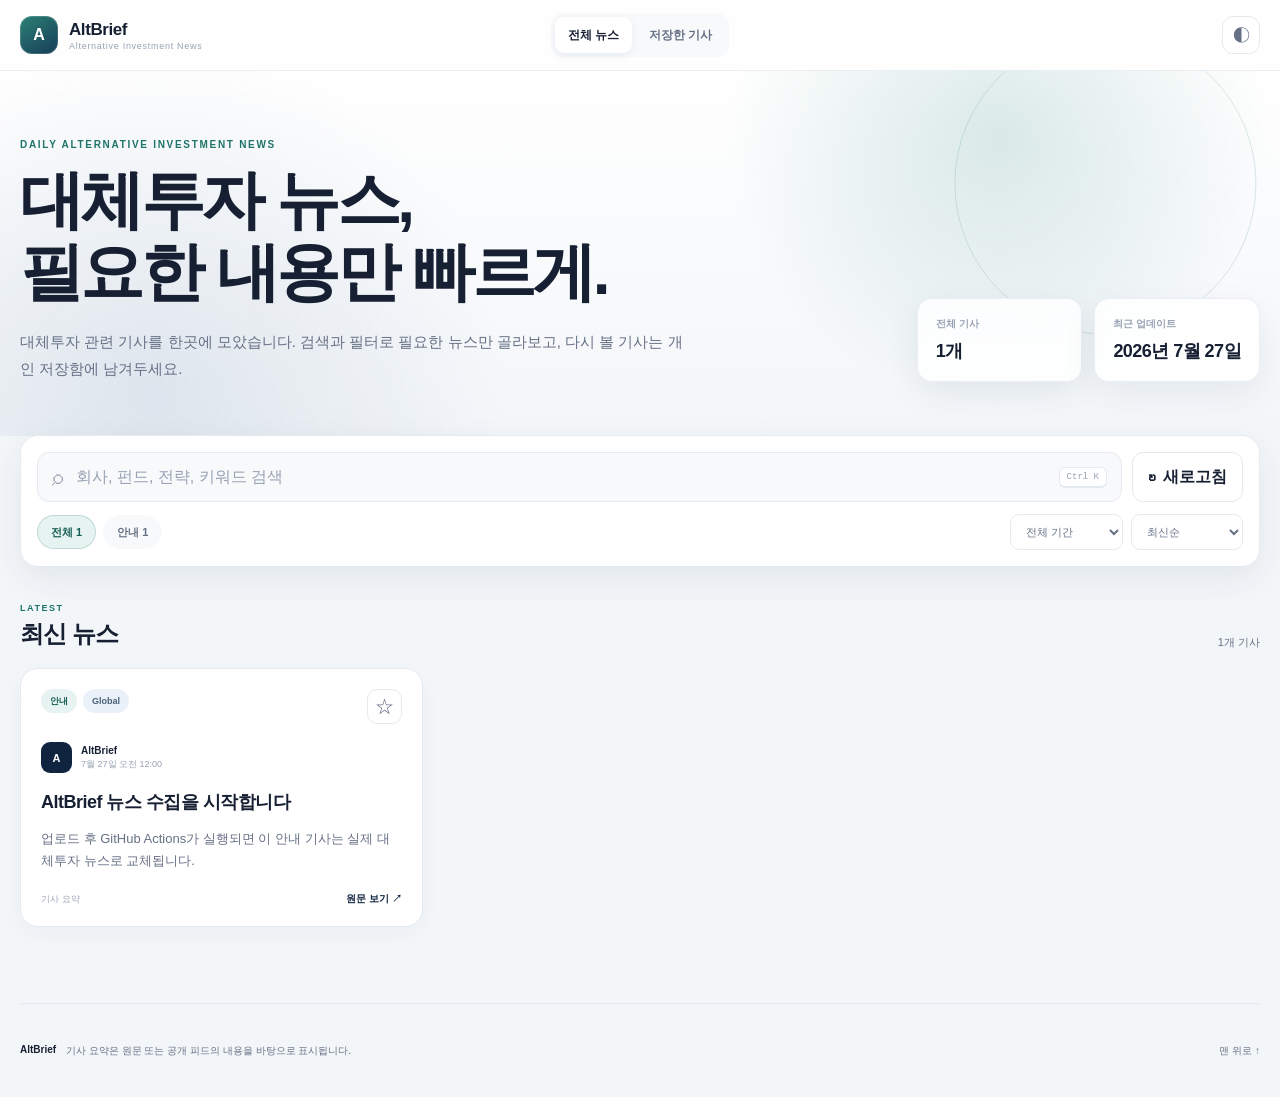
<file: index.html>
<!doctype html>
<html lang="ko">
<head>
  <meta charset="utf-8">
  <meta name="viewport" content="width=device-width, initial-scale=1">
  <meta name="theme-color" content="#10243f">
  <meta name="description" content="대체투자 뉴스 모아보기">
  <link rel="manifest" href="./manifest.webmanifest?v=6">
  <link rel="icon" href="./icon-192.png" type="image/png">
  <link rel="stylesheet" href="./styles.css?v=6">
  <title>AltBrief | 대체투자 뉴스</title>
</head>
<body>
  <header class="site-header">
    <div class="header-inner">
      <a class="brand" href="./" aria-label="AltBrief 홈">
        <span class="brand-mark">A</span>
        <span class="brand-copy">
          <strong>AltBrief</strong>
          <small>Alternative Investment News</small>
        </span>
      </a>

      <nav class="top-nav" aria-label="주요 메뉴">
        <button class="nav-button active" data-view="all" type="button">전체 뉴스</button>
        <button class="nav-button" data-view="saved" type="button">
          저장한 기사
          <span id="savedCount" class="count-badge hidden">0</span>
        </button>
      </nav>

      <button id="themeButton" class="icon-button" type="button" aria-label="화면 테마 변경" title="화면 테마 변경">
        <span class="theme-icon">◐</span>
      </button>
    </div>
  </header>

  <main>
    <section class="hero">
      <div class="hero-inner">
        <div class="hero-copy">
          <p class="eyebrow">DAILY ALTERNATIVE INVESTMENT NEWS</p>
          <h1>대체투자 뉴스,<br>필요한 내용만 빠르게.</h1>
          <p class="hero-description">
            대체투자 관련 기사를 한곳에 모았습니다. 검색과 필터로 필요한 뉴스만 골라보고,
            다시 볼 기사는 개인 저장함에 남겨두세요.
          </p>
        </div>

        <div class="hero-stats" aria-label="뉴스 현황">
          <div class="stat-card">
            <span>전체 기사</span>
            <strong id="totalCount">-</strong>
          </div>
          <div class="stat-card">
            <span>최근 업데이트</span>
            <strong id="updatedAt">확인 중</strong>
          </div>
        </div>
      </div>
    </section>

    <section class="control-panel" aria-label="검색 및 필터">
      <div class="search-row">
        <label class="search-box">
          <span class="search-icon" aria-hidden="true">⌕</span>
          <input id="searchInput" type="search" placeholder="회사, 펀드, 전략, 키워드 검색" autocomplete="off">
          <kbd>Ctrl K</kbd>
        </label>

        <button id="refreshButton" class="refresh-button" type="button">
          <span aria-hidden="true">↻</span>
          새로고침
        </button>
      </div>

      <div class="filter-row">
        <div id="categoryChips" class="chips" aria-label="자산군 필터"></div>

        <div class="filter-tools">
          <select id="periodSelect" aria-label="기사 기간">
            <option value="all">전체 기간</option>
            <option value="1">오늘</option>
            <option value="7">최근 7일</option>
            <option value="30">최근 30일</option>
          </select>

          <select id="sortSelect" aria-label="기사 정렬">
            <option value="latest">최신순</option>
            <option value="oldest">오래된 순</option>
            <option value="source">출처순</option>
          </select>
        </div>
      </div>
    </section>

    <section class="news-section">
      <div class="section-heading">
        <div>
          <p id="sectionEyebrow">LATEST</p>
          <h2 id="sectionTitle">최신 뉴스</h2>
        </div>
        <span id="resultCount" class="result-count">0개 기사</span>
      </div>

      <div id="loadingState" class="state-card">
        <div class="spinner"></div>
        <strong>뉴스를 불러오고 있습니다</strong>
      </div>

      <div id="errorState" class="state-card error hidden">
        <div class="state-icon">!</div>
        <strong>뉴스를 불러오지 못했습니다</strong>
        <p id="errorMessage">잠시 후 다시 시도해 주세요.</p>
        <button id="retryButton" class="secondary-button" type="button">다시 시도</button>
      </div>

      <div id="emptyState" class="state-card hidden">
        <div class="state-icon">⌕</div>
        <strong>조건에 맞는 기사가 없습니다</strong>
        <p>검색어 또는 필터를 바꿔보세요.</p>
      </div>

      <div id="newsGrid" class="news-grid" aria-live="polite"></div>
    </section>
  </main>

  <footer class="site-footer">
    <div>
      <strong>AltBrief</strong>
      <span>기사 요약은 원문 또는 공개 피드의 내용을 바탕으로 표시됩니다.</span>
    </div>
    <a href="#top" id="toTop">맨 위로 ↑</a>
  </footer>

  <template id="articleTemplate">
    <article class="news-card">
      <div class="card-header">
        <div class="tag-group">
          <span class="category-tag"></span>
          <span class="region-tag hidden"></span>
        </div>
        <button class="bookmark-button" type="button" aria-label="기사 저장">
          <span aria-hidden="true">☆</span>
        </button>
      </div>

      <div class="source-row">
        <span class="source-avatar"></span>
        <div>
          <strong class="article-source"></strong>
          <time class="article-date"></time>
        </div>
      </div>

      <h3 class="article-title"></h3>
      <p class="article-summary"></p>

      <div class="card-footer">
        <span class="summary-label">기사 요약</span>
        <a class="article-link" target="_blank" rel="noopener noreferrer">원문 보기 ↗</a>
      </div>
    </article>
  </template>

  <div id="toast" class="toast" role="status"></div>

  <script src="./app.js?v=6" defer></script>
</body>
</html>
</file>
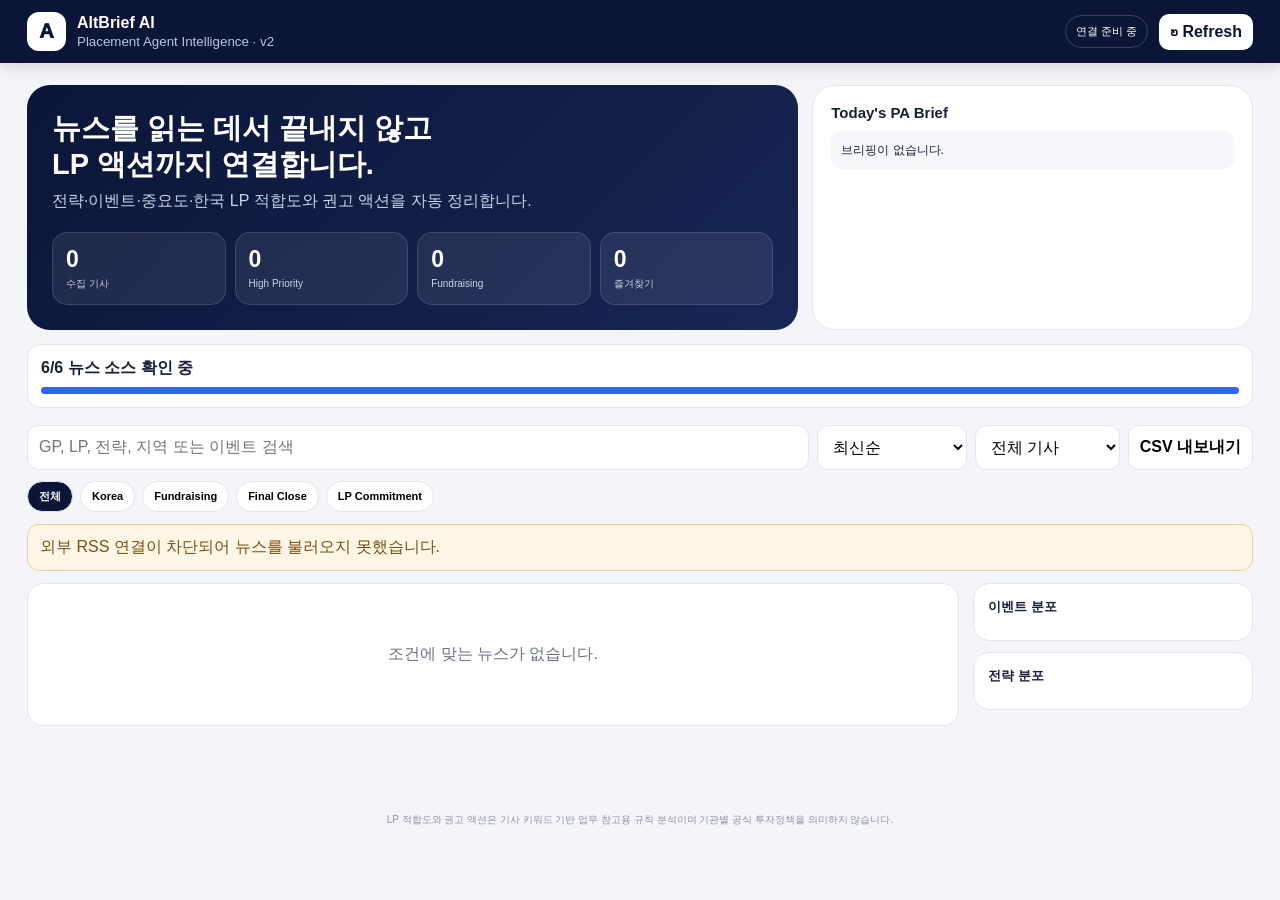
<file: live-v2.html>
<!doctype html><html lang="ko"><head><meta charset="utf-8"><meta name="viewport" content="width=device-width,initial-scale=1,viewport-fit=cover"><meta name="theme-color" content="#0b1538"><link rel="manifest" href="manifest.webmanifest"><link rel="apple-touch-icon" href="icon-192.png"><meta name="apple-mobile-web-app-capable" content="yes"><title>AltBrief AI v2</title>
<style>
:root{--n:#0b1538;--n2:#172653;--b:#2f64ff;--bg:#f3f5f9;--t:#17213a;--m:#68738a;--l:#e2e7ef;--g:#087f68;--a:#986000}*{box-sizing:border-box}body{margin:0;background:var(--bg);color:var(--t);font-family:Inter,Pretendard,"Noto Sans KR",Arial,sans-serif}button,input,select{font:inherit}button{cursor:pointer}header{position:sticky;top:0;z-index:9;background:var(--n);color:#fff;box-shadow:0 4px 16px #0002}.head{max-width:1260px;margin:auto;padding:12px 17px;display:flex;align-items:center;gap:11px}.logo{width:39px;height:39px;border-radius:12px;background:#fff;color:var(--n);display:grid;place-items:center;font-size:20px;font-weight:950}.brand b{display:block}.brand small{color:#bac6e1}.status{margin-left:auto;font-size:11px;border:1px solid #ffffff30;padding:8px 10px;border-radius:99px}.refresh{border:0;border-radius:10px;padding:9px 11px;font-weight:850;background:#fff;color:var(--n)}main{max-width:1260px;margin:auto;padding:22px 17px 65px}.hero{display:grid;grid-template-columns:1.4fr .8fr;gap:14px}.heroMain{background:linear-gradient(135deg,var(--n),var(--n2));color:#fff;border-radius:23px;padding:25px}.hero h1{font-size:29px;line-height:1.25;margin:0 0 8px}.hero p{color:#c8d2e8;margin:0}.stats{display:grid;grid-template-columns:repeat(4,1fr);gap:9px;margin-top:20px}.stat{background:#ffffff14;border:1px solid #ffffff20;padding:13px;border-radius:15px}.stat b{display:block;font-size:23px}.stat span{font-size:10px;color:#cbd4e8}.brief{background:#fff;border:1px solid var(--l);border-radius:23px;padding:18px}.brief h3{margin:0 0 10px;font-size:15px}.briefItem{font-size:12px;line-height:1.5;background:#f5f7fb;padding:10px;border-radius:11px;margin-top:7px}.progress{display:none;background:#fff;border:1px solid var(--l);padding:13px;border-radius:13px;margin:14px 0}.progress.show{display:block}.bar{height:7px;background:#e8edf5;border-radius:9px;overflow:hidden;margin-top:8px}.bar i{display:block;height:100%;width:0;background:var(--b);transition:.2s}.tools{display:grid;grid-template-columns:1fr 150px 145px auto;gap:8px;margin:17px 0 11px}.tools input,.tools select,.tools button{border:1px solid var(--l);background:#fff;border-radius:11px;padding:11px}.tools button{font-weight:800}.chips{display:flex;gap:7px;overflow:auto;padding-bottom:12px}.chip{white-space:nowrap;border:1px solid var(--l);background:#fff;border-radius:99px;padding:7px 11px;font-size:11px;font-weight:800}.chip.on{background:var(--n);color:#fff}.notice{display:none;background:#fff6e6;border:1px solid #eed09a;color:#765112;padding:12px;border-radius:12px;margin-bottom:12px}.notice.show{display:block}.layout{display:grid;grid-template-columns:1fr 280px;gap:14px;align-items:start}.feed{display:grid;gap:12px}.card{background:#fff;border:1px solid var(--l);border-radius:18px;padding:17px;box-shadow:0 4px 15px #0b15380a}.card.read{opacity:.7}.top{display:flex;gap:12px}.grow{flex:1;min-width:0}.tags{display:flex;gap:5px;flex-wrap:wrap;margin-bottom:9px}.tag{font-size:9px;font-weight:900;padding:5px 7px;border-radius:99px;background:#eef2ff;color:#3049a3}.tag.ev{background:#e8f7f2;color:#08745d}.tag.rg{background:#fff1dc;color:#955d00}.tag.hi{background:#fdebea;color:#ad2e24}.title{font-size:18px;line-height:1.42;margin:0 0 7px}.meta{font-size:10px;color:var(--m)}.score{min-width:60px;height:60px;background:#f5f7fb;border:1px solid var(--l);border-radius:16px;display:grid;place-items:center;text-align:center}.score b{display:block;font-size:20px}.score small{font-size:8px;color:var(--m)}.boxes{display:grid;grid-template-columns:1fr 1fr;gap:9px;margin-top:13px}.box{border:1px solid var(--l);background:#fafbfe;border-radius:13px;padding:12px}.box h4{margin:0 0 7px;font-size:11px;color:#46516b}.box ul{margin:0;padding-left:17px;display:grid;gap:3px}.box p,.box li{font-size:12px;line-height:1.55}.reason{display:flex;gap:5px;flex-wrap:wrap}.reason span{font-size:9px;background:#edf1f7;padding:5px 6px;border-radius:7px}.lp{display:grid;gap:6px}.lpRow{display:grid;grid-template-columns:69px 1fr 28px;gap:6px;align-items:center;font-size:10px}.meter{height:7px;background:#e8edf4;border-radius:9px;overflow:hidden}.meter i{display:block;height:100%;background:var(--b)}.acts{display:flex;gap:7px;flex-wrap:wrap;border-top:1px solid var(--l);padding-top:11px;margin-top:12px}.acts button{border:1px solid var(--l);background:#fff;border-radius:9px;padding:7px 9px;font-size:10px;font-weight:850}.acts .primary{background:var(--n);color:#fff;border-color:var(--n)}.side{position:sticky;top:78px;display:grid;gap:11px}.panel{background:#fff;border:1px solid var(--l);border-radius:16px;padding:14px}.panel h3{font-size:13px;margin:0 0 10px}.row{display:flex;justify-content:space-between;border-bottom:1px solid #edf0f4;padding:7px 0;font-size:11px}.row:last-child{border:0}.empty{text-align:center;padding:60px;background:#fff;border:1px solid var(--l);border-radius:16px;color:var(--m)}footer{text-align:center;font-size:10px;color:#8b94a7;padding:22px}@media(max-width:900px){.hero,.layout{grid-template-columns:1fr}.side{position:static;grid-template-columns:1fr 1fr}.tools{grid-template-columns:1fr 1fr}.tools input{grid-column:1/-1}}@media(max-width:620px){.brand small,.status{display:none}.hero h1{font-size:23px}.stats{grid-template-columns:repeat(2,1fr)}.boxes{grid-template-columns:1fr}.side{grid-template-columns:1fr}.title{font-size:16px}.tools button{font-size:11px}}
</style></head><body><header><div class="head"><div class="logo">A</div><div class="brand"><b>AltBrief AI</b><small>Placement Agent Intelligence · v2</small></div><span class="status" id="status">연결 준비 중</span><button class="refresh" id="refresh">↻ Refresh</button></div></header><main>
<section class="hero"><div class="heroMain"><h1>뉴스를 읽는 데서 끝내지 않고<br>LP 액션까지 연결합니다.</h1><p>전략·이벤트·중요도·한국 LP 적합도와 권고 액션을 자동 정리합니다.</p><div class="stats"><div class="stat"><b id="total">0</b><span>수집 기사</span></div><div class="stat"><b id="high">0</b><span>High Priority</span></div><div class="stat"><b id="fund">0</b><span>Fundraising</span></div><div class="stat"><b id="saved">0</b><span>즐겨찾기</span></div></div></div><aside class="brief"><h3>Today's PA Brief</h3><div id="brief"><div class="briefItem">뉴스 수집 후 핵심 흐름이 표시됩니다.</div></div></aside></section>
<div class="progress" id="progress"><b id="pt">뉴스 수집 중</b><div class="bar"><i id="pb"></i></div></div><div class="tools"><input id="search" placeholder="GP, LP, 전략, 지역 또는 이벤트 검색"><select id="sort"><option value="latest">최신순</option><option value="score">중요도순</option><option value="lp">LP 적합도순</option></select><select id="view"><option value="all">전체 기사</option><option value="unread">읽지 않음</option><option value="saved">즐겨찾기</option><option value="high">High Priority</option></select><button id="csv">CSV 내보내기</button></div><div class="chips" id="chips"></div><div class="notice" id="notice"></div><div class="layout"><section class="feed" id="feed"><div class="empty">최신 뉴스를 불러오는 중입니다…</div></section><aside class="side"><div class="panel"><h3>이벤트 분포</h3><div id="events"></div></div><div class="panel"><h3>전략 분포</h3><div id="strategies"></div></div></aside></div></main><footer>LP 적합도와 권고 액션은 기사 키워드 기반 업무 참고용 규칙 분석이며 기관별 공식 투자정책을 의미하지 않습니다.</footer>
<script>
const Q=['"private equity" OR "private credit" fund closing OR fundraising when:14d','"infrastructure fund" OR "real estate fund" final close OR launch when:14d','"private markets secondaries" OR "GP stakes" transaction when:14d','"asset backed finance" OR "significant risk transfer" OR "CLO" fund when:14d','"pension fund" private markets commitment OR allocation when:14d','Korea institutional investor private equity OR private credit when:14d'];
const S={all:[],cat:'전체',q:'',sort:'latest',view:'all'},R=new Set(JSON.parse(localStorage.getItem('ab2r')||'[]')),V=new Set(JSON.parse(localStorage.getItem('ab2v')||'[]'));
const E=s=>(s||'').replace(/[&<>"']/g,m=>({'&':'&amp;','<':'&lt;','>':'&gt;','"':'&quot;',"'":'&#39;'}[m])),strip=s=>{let d=document.createElement('div');d.innerHTML=s||'';return(d.textContent||'').replace(/\s+/g,' ').trim()},sleep=n=>new Promise(r=>setTimeout(r,n));
async function ft(u,n=11000){let c=new AbortController,t=setTimeout(()=>c.abort(),n);try{return await fetch(u,{cache:'no-store',signal:c.signal})}finally{clearTimeout(t)}}
function gu(q){return`https://news.google.com/rss/search?q=${encodeURIComponent(q)}&hl=en-US&gl=US&ceid=US:en&_=${Date.now()}`}
async function f1(u){let r=await ft(`https://api.rss2json.com/v1/api.json?rss_url=${encodeURIComponent(u)}&_=${Date.now()}`),j=await r.json();if(!r.ok||j.status!=='ok')throw 0;return(j.items||[]).map(x=>({title:x.title,link:x.link,date:x.pubDate,desc:x.description,source:x.author||j.feed?.title||'Google News'}))}
async function f2(u){let r=await ft(`https://api.allorigins.win/raw?url=${encodeURIComponent(u)}&_=${Date.now()}`);if(!r.ok)throw 0;let d=new DOMParser().parseFromString(await r.text(),'text/xml');return[...d.querySelectorAll('item')].map(x=>({title:x.querySelector('title')?.textContent||'',link:x.querySelector('link')?.textContent||'',date:x.querySelector('pubDate')?.textContent||'',desc:x.querySelector('description')?.textContent||'',source:x.querySelector('source')?.textContent||'Google News'}))}
async function fetchFeed(q){let u=gu(q);try{return await f1(u)}catch(e){return await f2(u)}}
function st(t){t=t.toLowerCase();if(/asset.?backed|\babf\b/.test(t))return'ABF';if(/significant risk transfer|\bsrt\b/.test(t))return'SRT';if(/\bclo\b|collateralized loan/.test(t))return'CLO';if(/private credit|direct lending|private debt/.test(t))return'Private Credit';if(/secondar/.test(t))return'Secondaries';if(/gp stakes|general partner stake/.test(t))return'GP Stakes';if(/infrastructure|renewable|energy transition/.test(t))return'Infrastructure';if(/real estate|property|realty/.test(t))return'Real Estate';if(/private equity|buyout|growth equity/.test(t))return'Private Equity';return'Private Markets'}
function ev(t){t=t.toLowerCase();if(/final close|closed.*fund|fund closing/.test(t))return'Final Close';if(/first close/.test(t))return'First Close';if(/raise[sd]?|fundrais|target.*billion|target.*million/.test(t))return'Fundraising';if(/launch|new fund|debut fund/.test(t))return'Fund Launch';if(/commitment|allocate|allocation/.test(t))return'LP Commitment';if(/acqui|buyout|transaction|deal/.test(t))return'Transaction';if(/appoint|hire|joins|promot/.test(t))return'People';if(/regulat|rule|policy/.test(t))return'Regulation';return'Market Update'}
function rg(t){t=t.toLowerCase();if(/korea|korean|seoul|nps|kic|national pension service/.test(t))return'Korea';if(/asia|japan|china|india|singapore|hong kong/.test(t))return'Asia';if(/europe|uk|britain|germany|france|italy|spain/.test(t))return'Europe';if(/u\.s\.|united states|america|canada/.test(t))return'North America';return'Global'}
function scoring(t,e,s,r){let p=[];if(['Final Close','First Close','Fundraising','Fund Launch'].includes(e))p.push(['Fundraising event',18]);if(e==='LP Commitment')p.push(['LP allocation signal',17]);if(/billion|\bbn\b/i.test(t))p.push(['Large-scale transaction',12]);else if(/million|\bmn\b/i.test(t))p.push(['Disclosed scale',6]);if(['ABF','SRT','GP Stakes','Secondaries'].includes(s))p.push(['Specialized strategy',10]);if(r==='Korea')p.push(['Korea relevance',16]);if(/co-invest|coinvest/i.test(t))p.push(['Co-investment angle',8]);return{n:Math.min(55+p.reduce((a,x)=>a+x[1],0),98),p}}
const LP={'국민연금':[22,18,15,12,7],'KIC':[20,15,14,14,10],'우정사업본부':[12,10,11,18,15],'KB금융':[9,8,11,15,16],'NH금융':[8,8,10,15,14],'보험사':[8,15,7,18,13]};
function lps(s,e,r,t){return Object.entries(LP).map(([name,p])=>{let v=48+(/billion|\bbn\b/i.test(t)?p[0]:0)+(r==='Korea'?5:0)+(['Final Close','First Close','Fundraising','Fund Launch'].includes(e)?5:0);v+=s==='Infrastructure'?p[1]:(['Private Equity','GP Stakes','Secondaries'].includes(s)?p[2]:(['Private Credit','CLO'].includes(s)?p[3]:(['ABF','SRT'].includes(s)?p[4]:0)));return{name,score:Math.min(v,96)}}).sort((a,b)=>b.score-a.score)}
function action(e,n,r,s){if(r==='Korea'&&n>=80)return'국내 LP 및 내부 Coverage 담당자에게 우선 공유';if(['Final Close','First Close','Fundraising','Fund Launch'].includes(e)&&n>=82)return'GP에 펀드 자료·한국 마케팅 계획 확인';if(e==='LP Commitment')return'유사 전략의 국내 LP 수요 및 경쟁 상황 점검';if(['ABF','SRT','GP Stakes'].includes(s))return'전략 전문성 및 국내 독점 가능성 검토';return n>=82?'관련 GP·LP 동향 모니터링 후 내부 공유':'Watchlist 저장 후 후속 뉴스 확인'}
function norm(x,i){let title=strip(x.title),desc=strip(x.desc),t=title+' '+desc,s=st(t),e=ev(t),r=rg(t),sc=scoring(t,e,s,r),L=lps(s,e,r,t),id=btoa(unescape(encodeURIComponent((x.link||title).slice(0,150)))).replace(/=/g,'').slice(0,55),first=(desc.replace(title,'').split(/(?<=[.!?])\s+/)[0]||'원문에서 세부 내용을 확인하세요.').slice(0,155);return{id,title,url:x.link,source:strip(x.source)||'Google News',date:new Date(x.date||Date.now()),s,e,r,n:sc.n,reasons:sc.p,L,sum:[`${e} 관련 기사이며 핵심 전략은 ${s}입니다.`,first,`${r} 시장의 자금모집·LP 접근 및 경쟁 구도에 미치는 영향을 확인할 필요가 있습니다.`],act:action(e,sc.n,r,s)}}
function save(){localStorage.setItem('ab2r',JSON.stringify([...R]));localStorage.setItem('ab2v',JSON.stringify([...V]))}
function filtered(){let a=S.all.filter(x=>{let q=S.q.toLowerCase(),hit=!q||`${x.title} ${x.source} ${x.s} ${x.e} ${x.r}`.toLowerCase().includes(q),cat=S.cat==='전체'||[x.s,x.e,x.r].includes(S.cat),view=S.view==='all'||(S.view==='unread'&&!R.has(x.id))||(S.view==='saved'&&V.has(x.id))||(S.view==='high'&&x.n>=85);return hit&&cat&&view});a.sort((a,b)=>S.sort==='score'?b.n-a.n:S.sort==='lp'?b.L[0].score-a.L[0].score:b.date-a.date);return a}
function card(x){return`<article class="card ${R.has(x.id)?'read':''}" data-id="${x.id}"><div class="top"><div class="grow"><div class="tags"><span class="tag">${E(x.s)}</span><span class="tag ev">${E(x.e)}</span><span class="tag rg">${E(x.r)}</span>${x.n>=85?'<span class="tag hi">HIGH</span>':''}</div><h2 class="title">${E(x.title)}</h2><div class="meta">${E(x.source)} · ${x.date.toLocaleString('ko-KR',{month:'short',day:'numeric',hour:'2-digit',minute:'2-digit'})}</div></div><div class="score"><div><b>${x.n}</b><small>Importance</small></div></div></div><div class="boxes"><div class="box"><h4>3-Line Intelligence</h4><ul>${x.sum.map(z=>`<li>${E(z)}</li>`).join('')}</ul></div><div class="box"><h4>Why it matters</h4><div class="reason">${(x.reasons.length?x.reasons:[['General market signal',5]]).map(z=>`<span>${E(z[0])} +${z[1]}</span>`).join('')}</div></div><div class="box"><h4>한국 LP 적합도 · 참고용</h4><div class="lp">${x.L.slice(0,4).map(z=>`<div class="lpRow"><b>${z.name}</b><div class="meter"><i style="width:${z.score}%"></i></div><span>${z.score}</span></div>`).join('')}</div></div><div class="box"><h4>Recommended Action</h4><p><b>${E(x.act)}</b></p><p style="color:#68738a">우선 검토: ${x.L[0].name}</p></div></div><div class="acts"><button class="primary open">원문 보기</button><button class="fav">${V.has(x.id)?'★ 저장됨':'☆ 즐겨찾기'}</button><button class="read">${R.has(x.id)?'읽지 않음으로':'읽음 처리'}</button><button class="share">공유</button></div></article>`}
function counts(k){let m={};S.all.forEach(x=>m[x[k]]=(m[x[k]]||0)+1);return Object.entries(m).sort((a,b)=>b[1]-a[1]).slice(0,8)}
function render(){let a=filtered(),f=document.querySelector('#feed');f.innerHTML=a.length?a.map(card).join(''):'<div class="empty">조건에 맞는 뉴스가 없습니다.</div>';total.textContent=S.all.length;high.textContent=S.all.filter(x=>x.n>=85).length;fund.textContent=S.all.filter(x=>['Final Close','First Close','Fundraising','Fund Launch'].includes(x.e)).length;saved.textContent=V.size;document.querySelectorAll('.card').forEach(el=>{let x=S.all.find(z=>z.id===el.dataset.id);el.querySelector('.open').onclick=()=>{R.add(x.id);save();window.open(x.url,'_blank');render()};el.querySelector('.fav').onclick=()=>{V.has(x.id)?V.delete(x.id):V.add(x.id);save();render()};el.querySelector('.read').onclick=()=>{R.has(x.id)?R.delete(x.id):R.add(x.id);save();render()};el.querySelector('.share').onclick=async()=>{let text=`${x.title}\n${x.sum.join('\n')}\n${x.url}`;if(navigator.share)await navigator.share({title:x.title,text,url:x.url});else{await navigator.clipboard.writeText(text);alert('클립보드에 복사했습니다.')}}});events.innerHTML=counts('e').map(z=>`<div class="row"><span>${E(z[0])}</span><b>${z[1]}</b></div>`).join('');strategies.innerHTML=counts('s').map(z=>`<div class="row"><span>${E(z[0])}</span><b>${z[1]}</b></div>`).join('');let b=[...counts('e').slice(0,3),...counts('s').slice(0,2)];brief.innerHTML=b.map(z=>`<div class="briefItem"><b>${E(z[0])}</b> 관련 뉴스 ${z[1]}건이 확인되었습니다.</div>`).join('')||'<div class="briefItem">브리핑이 없습니다.</div>'}
function chips(){let a=['전체','Korea','Fundraising','Final Close','LP Commitment',...new Set(S.all.map(x=>x.s))];chipsEl.innerHTML=[...new Set(a)].map(c=>`<button class="chip ${c===S.cat?'on':''}" data-c="${E(c)}">${E(c)}</button>`).join('');document.querySelectorAll('.chip').forEach(b=>b.onclick=()=>{S.cat=b.dataset.c;chips();render()})}
async function load(){refresh.disabled=true;refresh.textContent='수집 중';progress.classList.add('show');notice.classList.remove('show');let raw=[];for(let i=0;i<Q.length;i++){pt.textContent=`${i+1}/${Q.length} 뉴스 소스 확인 중`;pb.style.width=`${Math.round(i/Q.length*100)}%`;try{raw.push(...await fetchFeed(Q[i]))}catch(e){}await sleep(100)}pb.style.width='100%';try{let m=new Map;raw.map(norm).forEach(x=>{let k=x.title.toLowerCase().replace(/[^a-z0-9가-힣]/g,'').slice(0,90);if(k&&!m.has(k))m.set(k,x)});S.all=[...m.values()].filter(x=>x.title).slice(0,100);if(!S.all.length)throw 0;localStorage.setItem('ab2cache',JSON.stringify(S.all.map(x=>({...x,date:x.date.toISOString()}))));status.textContent=`Live · ${new Date().toLocaleTimeString('ko-KR',{hour:'2-digit',minute:'2-digit'})}`}catch(e){S.all=JSON.parse(localStorage.getItem('ab2cache')||'[]').map(x=>({...x,date:new Date(x.date)}));notice.textContent=S.all.length?'실시간 수집 실패로 마지막 성공 데이터를 표시합니다.':'외부 RSS 연결이 차단되어 뉴스를 불러오지 못했습니다.';notice.classList.add('show');status.textContent=S.all.length?'Cached Data':'연결 실패'}chips();render();setTimeout(()=>progress.classList.remove('show'),600);refresh.disabled=false;refresh.textContent='↻ Refresh'}
function exportCsv(){let rows=[['Title','Source','Date','Strategy','Event','Region','Importance','Top LP','LP Fit','Recommended Action','URL'],...filtered().map(x=>[x.title,x.source,x.date.toISOString(),x.s,x.e,x.r,x.n,x.L[0].name,x.L[0].score,x.act,x.url])],csv=rows.map(r=>r.map(v=>`"${String(v||'').replace(/"/g,'""')}"`).join(',')).join('\n'),a=document.createElement('a');a.href=URL.createObjectURL(new Blob(['\ufeff'+csv],{type:'text/csv'}));a.download=`AltBrief_${new Date().toISOString().slice(0,10)}.csv`;a.click()}
const chipsEl=document.querySelector('#chips');search.oninput=e=>{S.q=e.target.value;render()};sort.onchange=e=>{S.sort=e.target.value;render()};view.onchange=e=>{S.view=e.target.value;render()};refresh.onclick=load;csv.onclick=exportCsv;if('serviceWorker'in navigator)navigator.serviceWorker.register('sw-v2.js').catch(()=>{});load();
</script></body></html>
</file>
<file: styles.css>
:root {
  --navy: #10243f;
  --navy-2: #173556;
  --ink: #172033;
  --muted: #667085;
  --muted-2: #98a2b3;
  --line: #e5e9f0;
  --surface: #ffffff;
  --surface-soft: #f7f9fb;
  --page: #f3f6f9;
  --teal: #1f746a;
  --teal-soft: #e7f3f1;
  --blue-soft: #eaf1f8;
  --danger: #b42318;
  --shadow: 0 12px 34px rgba(16, 36, 63, 0.07);
  --shadow-hover: 0 18px 48px rgba(16, 36, 63, 0.12);
  --radius: 18px;
}

html[data-theme="dark"] {
  --ink: #edf2f7;
  --muted: #aab4c2;
  --muted-2: #7e8a9a;
  --line: #253449;
  --surface: #14243a;
  --surface-soft: #101f33;
  --page: #0b1728;
  --teal-soft: #153b3b;
  --blue-soft: #172c45;
  --shadow: 0 12px 34px rgba(0, 0, 0, 0.18);
  --shadow-hover: 0 18px 48px rgba(0, 0, 0, 0.28);
}

* { box-sizing: border-box; }

html {
  scroll-behavior: smooth;
  background: var(--page);
}

body {
  margin: 0;
  min-height: 100vh;
  font-family: Pretendard, "Noto Sans KR", "Apple SD Gothic Neo", Inter, Arial, sans-serif;
  color: var(--ink);
  background: var(--page);
  -webkit-font-smoothing: antialiased;
}

button,
input,
select {
  font: inherit;
}

button,
a {
  -webkit-tap-highlight-color: transparent;
}

button {
  cursor: pointer;
}

.hidden {
  display: none !important;
}

.site-header {
  position: sticky;
  top: 0;
  z-index: 30;
  border-bottom: 1px solid rgba(229, 233, 240, 0.8);
  background: color-mix(in srgb, var(--surface) 88%, transparent);
  backdrop-filter: blur(14px);
}

.header-inner {
  width: min(1320px, calc(100% - 40px));
  min-height: 70px;
  display: grid;
  grid-template-columns: 1fr auto 1fr;
  align-items: center;
  margin: 0 auto;
}

.brand {
  justify-self: start;
  display: inline-flex;
  align-items: center;
  gap: 11px;
  color: var(--ink);
  text-decoration: none;
}

.brand-mark {
  width: 38px;
  height: 38px;
  display: grid;
  place-items: center;
  border-radius: 12px;
  color: #fff;
  font-weight: 850;
  background: linear-gradient(145deg, #2b8175, #173b57);
  box-shadow: inset 0 0 0 1px rgba(255,255,255,.17);
}

.brand-copy {
  display: grid;
  gap: 1px;
}

.brand-copy strong {
  font-size: 17px;
  letter-spacing: -0.025em;
}

.brand-copy small {
  color: var(--muted-2);
  font-size: 9px;
  letter-spacing: .08em;
}

.top-nav {
  display: flex;
  gap: 4px;
  padding: 4px;
  border-radius: 12px;
  background: var(--surface-soft);
}

.nav-button {
  min-height: 36px;
  display: inline-flex;
  align-items: center;
  gap: 7px;
  padding: 0 13px;
  border: 0;
  border-radius: 9px;
  color: var(--muted);
  background: transparent;
  font-size: 12px;
  font-weight: 700;
}

.nav-button:hover {
  color: var(--ink);
}

.nav-button.active {
  color: var(--ink);
  background: var(--surface);
  box-shadow: 0 3px 10px rgba(16,36,63,.06);
}

.count-badge {
  min-width: 21px;
  height: 21px;
  display: inline-grid;
  place-items: center;
  padding: 0 6px;
  border-radius: 999px;
  color: #155c54;
  background: var(--teal-soft);
  font-size: 10px;
}

.icon-button {
  justify-self: end;
  width: 38px;
  height: 38px;
  display: grid;
  place-items: center;
  border: 1px solid var(--line);
  border-radius: 11px;
  color: var(--muted);
  background: var(--surface);
  font-size: 17px;
}

.icon-button:hover {
  color: var(--ink);
  border-color: #cfd6df;
}

.hero {
  position: relative;
  overflow: hidden;
  padding: 68px 0 54px;
  background:
    radial-gradient(circle at 78% 18%, rgba(48, 136, 126, .17), transparent 26%),
    radial-gradient(circle at 12% 88%, rgba(69, 108, 151, .13), transparent 30%),
    linear-gradient(180deg, color-mix(in srgb, var(--surface) 96%, var(--page)), var(--page));
}

.hero::after {
  content: "";
  position: absolute;
  right: 7%;
  top: 28px;
  width: 300px;
  height: 300px;
  border: 1px solid color-mix(in srgb, var(--teal) 16%, transparent);
  border-radius: 50%;
  transform: translate(22%, -22%);
}

.hero-inner {
  position: relative;
  z-index: 1;
  width: min(1320px, calc(100% - 40px));
  display: flex;
  align-items: flex-end;
  justify-content: space-between;
  gap: 44px;
  margin: 0 auto;
}

.eyebrow {
  margin: 0 0 15px;
  color: var(--teal);
  font-size: 10px;
  font-weight: 850;
  letter-spacing: .17em;
}

.hero h1 {
  margin: 0;
  font-size: clamp(38px, 5vw, 64px);
  line-height: 1.12;
  letter-spacing: -0.055em;
}

.hero-description {
  max-width: 670px;
  margin: 20px 0 0;
  color: var(--muted);
  font-size: 15px;
  line-height: 1.8;
}

.hero-stats {
  display: grid;
  grid-template-columns: repeat(2, minmax(145px, 1fr));
  gap: 12px;
  flex: 0 0 auto;
}

.stat-card {
  min-width: 150px;
  display: grid;
  gap: 8px;
  padding: 18px;
  border: 1px solid color-mix(in srgb, var(--line) 80%, transparent);
  border-radius: 15px;
  background: color-mix(in srgb, var(--surface) 84%, transparent);
  box-shadow: var(--shadow);
  backdrop-filter: blur(10px);
}

.stat-card span {
  color: var(--muted-2);
  font-size: 10px;
  font-weight: 700;
}

.stat-card strong {
  font-size: 18px;
  letter-spacing: -0.03em;
}

.control-panel {
  position: relative;
  z-index: 5;
  width: min(1320px, calc(100% - 40px));
  margin: -1px auto 0;
  padding: 16px;
  border: 1px solid var(--line);
  border-radius: 18px;
  background: var(--surface);
  box-shadow: var(--shadow);
}

.search-row {
  display: grid;
  grid-template-columns: minmax(0, 1fr) auto;
  gap: 10px;
}

.search-box {
  height: 50px;
  display: grid;
  grid-template-columns: auto minmax(0, 1fr) auto;
  align-items: center;
  gap: 11px;
  padding: 0 14px;
  border: 1px solid var(--line);
  border-radius: 12px;
  background: var(--surface-soft);
}

.search-icon {
  color: var(--muted-2);
  font-size: 22px;
}

.search-box input {
  min-width: 0;
  border: 0;
  outline: 0;
  color: var(--ink);
  background: transparent;
}

.search-box input::placeholder {
  color: var(--muted-2);
}

.search-box kbd {
  padding: 4px 7px;
  border: 1px solid var(--line);
  border-bottom-width: 2px;
  border-radius: 6px;
  color: var(--muted-2);
  background: var(--surface);
  font-size: 9px;
}

.refresh-button,
.secondary-button {
  min-height: 44px;
  display: inline-flex;
  align-items: center;
  justify-content: center;
  gap: 7px;
  padding: 0 15px;
  border: 1px solid var(--line);
  border-radius: 11px;
  color: var(--ink);
  background: var(--surface);
  font-weight: 750;
}

.refresh-button:hover,
.secondary-button:hover {
  background: var(--surface-soft);
}

.refresh-button:disabled {
  opacity: .55;
  cursor: wait;
}

.filter-row {
  display: flex;
  align-items: center;
  justify-content: space-between;
  gap: 14px;
  margin-top: 12px;
}

.chips {
  display: flex;
  gap: 7px;
  overflow-x: auto;
  scrollbar-width: none;
}

.chips::-webkit-scrollbar {
  display: none;
}

.chip {
  min-height: 34px;
  flex: 0 0 auto;
  padding: 0 13px;
  border: 1px solid transparent;
  border-radius: 999px;
  color: var(--muted);
  background: var(--surface-soft);
  font-size: 11px;
  font-weight: 700;
}

.chip:hover {
  color: var(--ink);
}

.chip.active {
  border-color: color-mix(in srgb, var(--teal) 20%, transparent);
  color: #155c54;
  background: var(--teal-soft);
}

.filter-tools {
  display: flex;
  gap: 8px;
  flex: 0 0 auto;
}

.filter-tools select {
  min-height: 36px;
  padding: 0 31px 0 11px;
  border: 1px solid var(--line);
  border-radius: 9px;
  outline: 0;
  color: var(--muted);
  background: var(--surface);
  font-size: 11px;
}

.news-section {
  width: min(1320px, calc(100% - 40px));
  margin: 36px auto 76px;
}

.section-heading {
  display: flex;
  align-items: flex-end;
  justify-content: space-between;
  gap: 20px;
  margin-bottom: 18px;
}

.section-heading p {
  margin: 0;
  color: var(--teal);
  font-size: 9px;
  font-weight: 850;
  letter-spacing: .17em;
}

.section-heading h2 {
  margin: 5px 0 0;
  font-size: 24px;
  letter-spacing: -0.035em;
}

.result-count {
  color: var(--muted);
  font-size: 11px;
}

.news-grid {
  display: grid;
  grid-template-columns: repeat(3, minmax(0, 1fr));
  gap: 16px;
}

.news-card {
  min-width: 0;
  display: flex;
  flex-direction: column;
  padding: 20px;
  border: 1px solid var(--line);
  border-radius: var(--radius);
  background: var(--surface);
  box-shadow: 0 7px 22px rgba(16,36,63,.035);
  transition: .18s ease;
}

.news-card:hover {
  border-color: color-mix(in srgb, var(--teal) 18%, var(--line));
  box-shadow: var(--shadow-hover);
  transform: translateY(-3px);
}

.card-header {
  display: flex;
  align-items: flex-start;
  justify-content: space-between;
  gap: 10px;
}

.tag-group {
  display: flex;
  flex-wrap: wrap;
  gap: 6px;
}

.category-tag,
.region-tag {
  min-height: 24px;
  display: inline-flex;
  align-items: center;
  padding: 0 9px;
  border-radius: 999px;
  font-size: 9px;
  font-weight: 800;
}

.category-tag {
  color: #155c54;
  background: var(--teal-soft);
}

.region-tag {
  color: #4b617a;
  background: var(--blue-soft);
}

.bookmark-button {
  width: 35px;
  height: 35px;
  flex: 0 0 auto;
  display: grid;
  place-items: center;
  border: 1px solid var(--line);
  border-radius: 10px;
  color: var(--muted);
  background: var(--surface);
  font-size: 19px;
}

.bookmark-button:hover {
  color: var(--teal);
  background: var(--teal-soft);
}

.bookmark-button.saved {
  color: #155c54;
  border-color: color-mix(in srgb, var(--teal) 22%, var(--line));
  background: var(--teal-soft);
}

.source-row {
  display: flex;
  align-items: center;
  gap: 9px;
  margin-top: 18px;
}

.source-avatar {
  width: 31px;
  height: 31px;
  flex: 0 0 auto;
  display: grid;
  place-items: center;
  border-radius: 9px;
  color: #fff;
  background: var(--navy);
  font-size: 11px;
  font-weight: 850;
}

.source-row > div {
  min-width: 0;
  display: grid;
  gap: 2px;
}

.article-source {
  overflow: hidden;
  font-size: 10px;
  text-overflow: ellipsis;
  white-space: nowrap;
}

.article-date {
  color: var(--muted-2);
  font-size: 9px;
}

.article-title {
  margin: 16px 0 0;
  font-size: 18px;
  line-height: 1.46;
  letter-spacing: -0.028em;
}

.article-summary {
  display: -webkit-box;
  margin: 12px 0 0;
  overflow: hidden;
  color: var(--muted);
  font-size: 13px;
  line-height: 1.72;
  -webkit-line-clamp: 5;
  -webkit-box-orient: vertical;
}

.card-footer {
  display: flex;
  align-items: center;
  justify-content: space-between;
  gap: 12px;
  margin-top: auto;
  padding-top: 20px;
}

.summary-label {
  color: var(--muted-2);
  font-size: 9px;
}

.article-link {
  color: var(--navy);
  font-size: 10px;
  font-weight: 800;
  text-decoration: none;
}

html[data-theme="dark"] .article-link {
  color: #b8d7f0;
}

.article-link:hover {
  text-decoration: underline;
}

.state-card {
  min-height: 280px;
  display: grid;
  place-items: center;
  align-content: center;
  gap: 10px;
  border: 1px dashed var(--line);
  border-radius: var(--radius);
  color: var(--muted);
  background: color-mix(in srgb, var(--surface) 72%, transparent);
  text-align: center;
}

.state-card p {
  margin: 0;
  font-size: 11px;
}

.state-card.error strong,
.state-card.error .state-icon {
  color: var(--danger);
}

.state-icon {
  width: 44px;
  height: 44px;
  display: grid;
  place-items: center;
  border-radius: 13px;
  color: var(--muted);
  background: var(--surface-soft);
  font-size: 21px;
  font-weight: 800;
}

.spinner {
  width: 29px;
  height: 29px;
  border: 3px solid var(--line);
  border-top-color: var(--teal);
  border-radius: 50%;
  animation: spin .8s linear infinite;
}

@keyframes spin {
  to { transform: rotate(360deg); }
}

.site-footer {
  width: min(1320px, calc(100% - 40px));
  min-height: 94px;
  display: flex;
  align-items: center;
  justify-content: space-between;
  gap: 20px;
  margin: 0 auto;
  border-top: 1px solid var(--line);
  color: var(--muted);
  font-size: 10px;
}

.site-footer > div {
  display: flex;
  gap: 10px;
}

.site-footer strong {
  color: var(--ink);
}

.site-footer a {
  color: var(--muted);
  text-decoration: none;
}

.toast {
  position: fixed;
  right: 24px;
  bottom: 24px;
  z-index: 100;
  max-width: min(90vw, 360px);
  padding: 13px 16px;
  border-radius: 11px;
  color: #fff;
  background: #172033;
  box-shadow: 0 14px 35px rgba(16,36,63,.22);
  font-size: 11px;
  opacity: 0;
  pointer-events: none;
  transform: translateY(10px);
  transition: .2s ease;
}

.toast.show {
  opacity: 1;
  transform: translateY(0);
}

@media (max-width: 1100px) {
  .news-grid {
    grid-template-columns: repeat(2, minmax(0, 1fr));
  }

  .hero-inner {
    align-items: flex-start;
  }
}

@media (max-width: 820px) {
  .header-inner {
    grid-template-columns: 1fr auto;
  }

  .top-nav {
    position: fixed;
    right: 16px;
    bottom: 16px;
    left: 16px;
    z-index: 40;
    justify-content: center;
    padding: 7px;
    border: 1px solid var(--line);
    box-shadow: 0 16px 40px rgba(16,36,63,.18);
  }

  .nav-button {
    flex: 1;
    justify-content: center;
  }

  .icon-button {
    grid-column: 2;
  }

  .hero {
    padding-top: 48px;
  }

  .hero-inner {
    display: grid;
  }

  .hero-stats {
    width: 100%;
  }

  .filter-row {
    align-items: flex-start;
    flex-direction: column;
  }

  .filter-tools {
    width: 100%;
  }

  .filter-tools select {
    flex: 1;
  }

  .site-footer {
    margin-bottom: 78px;
  }
}

@media (max-width: 650px) {
  .header-inner,
  .hero-inner,
  .control-panel,
  .news-section,
  .site-footer {
    width: min(100% - 28px, 1320px);
  }

  .brand-copy small {
    display: none;
  }

  .hero h1 {
    font-size: 38px;
  }

  .hero-description {
    font-size: 13px;
  }

  .hero-stats {
    grid-template-columns: 1fr 1fr;
  }

  .stat-card {
    min-width: 0;
    padding: 15px;
  }

  .search-row {
    grid-template-columns: 1fr;
  }

  .search-box kbd {
    display: none;
  }

  .refresh-button {
    width: 100%;
  }

  .news-grid {
    grid-template-columns: 1fr;
  }

  .section-heading h2 {
    font-size: 22px;
  }

  .news-card {
    padding: 18px;
  }

  .site-footer {
    align-items: flex-start;
    flex-direction: column;
    justify-content: center;
  }

  .site-footer > div {
    display: grid;
    gap: 5px;
  }
}
</file>
